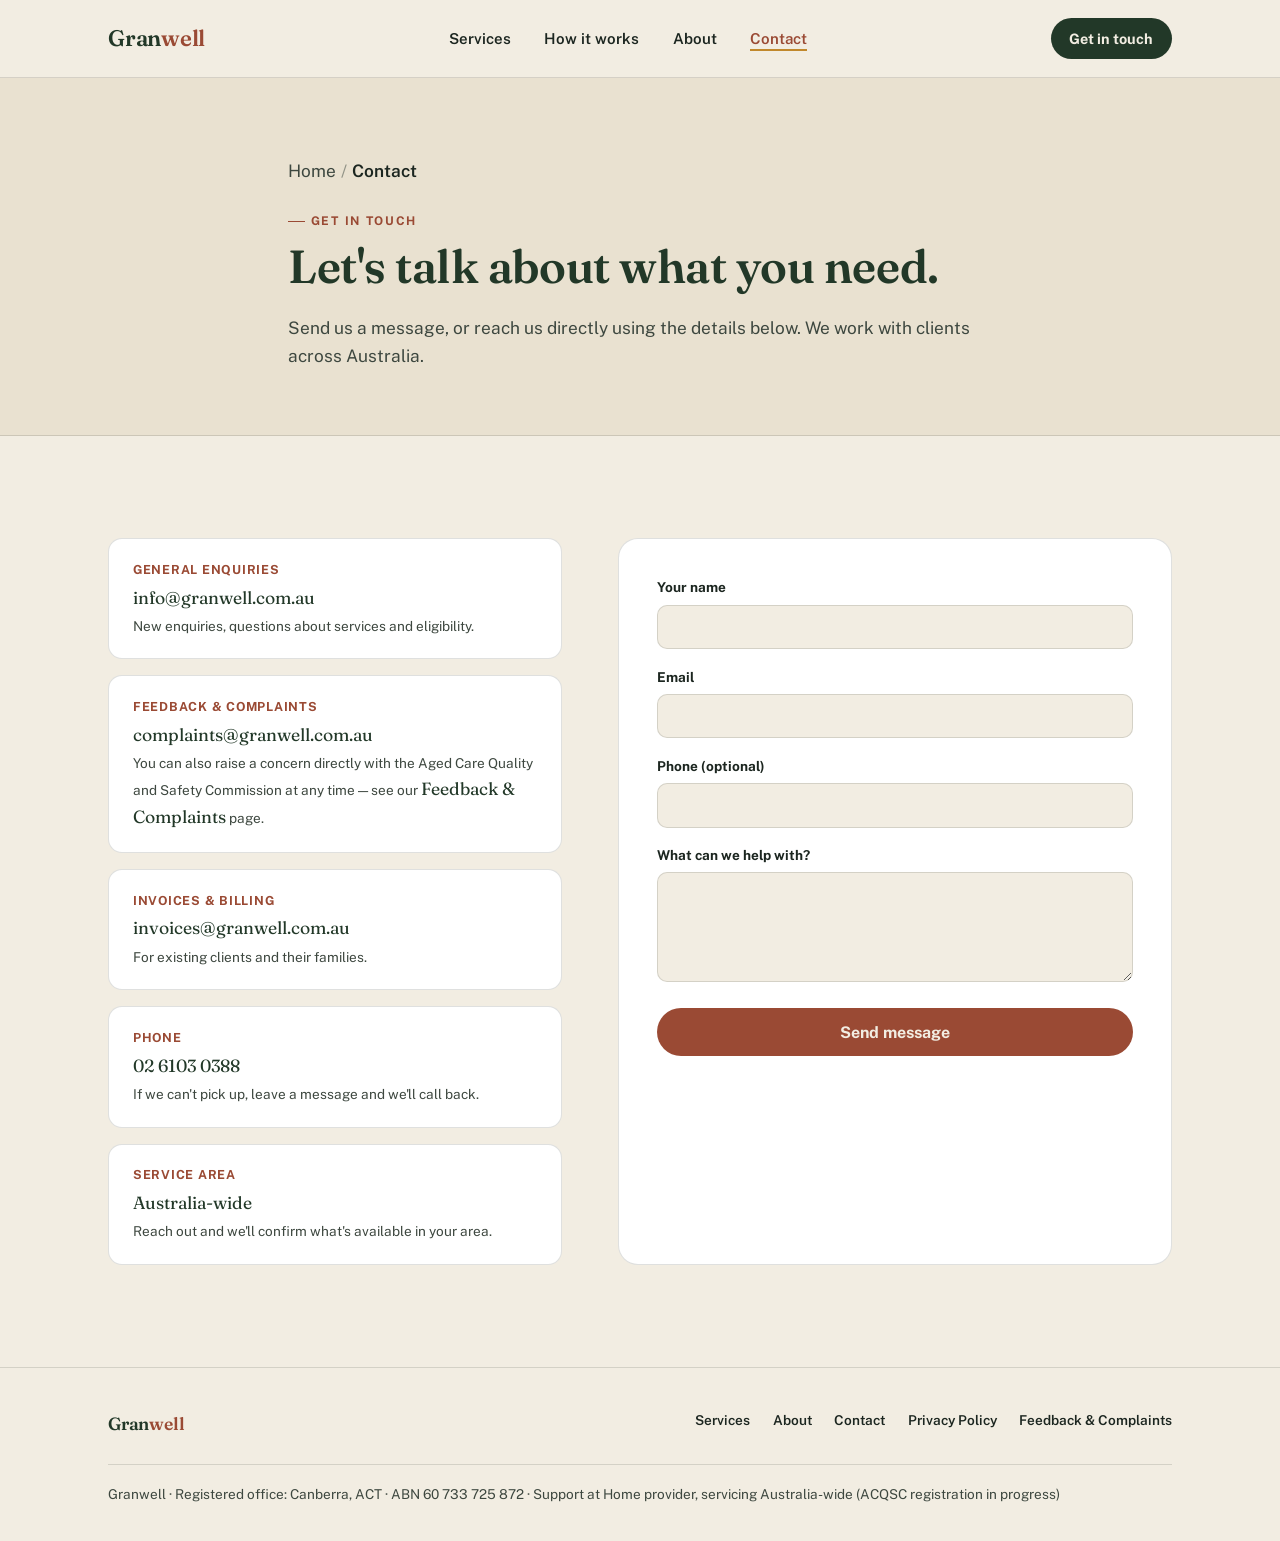
<file: contact.html>
<!doctype html>
<html lang="en-AU">
<head>
<meta charset="UTF-8" />
<meta name="viewport" content="width=device-width, initial-scale=1" />
<title>Contact Granwell | Support at Home, Australia-Wide</title>
<meta name="description" content="Get in touch with Granwell about Support at Home services. Send a message or reach us directly by email — we'll respond with straight answers, no pressure." />
<link rel="canonical" href="https://granwell.com.au/contact.html" />

<meta property="og:type" content="website" />
<meta property="og:site_name" content="Granwell" />
<meta property="og:title" content="Contact Granwell | Support at Home, Australia-Wide" />
<meta property="og:description" content="Send us a message about Support at Home, or reach us directly. No obligation, no jargon." />
<meta property="og:url" content="https://granwell.com.au/contact.html" />
<meta property="og:image" content="https://granwell.com.au/og-image.png" />
<meta property="og:image:width" content="1200" />
<meta property="og:image:height" content="630" />
<meta property="og:locale" content="en_AU" />

<meta name="twitter:card" content="summary_large_image" />
<meta name="twitter:title" content="Contact Granwell | Support at Home, Australia-Wide" />
<meta name="twitter:description" content="Send us a message about Support at Home, or reach us directly. No obligation, no jargon." />
<meta name="twitter:image" content="https://granwell.com.au/og-image.png" />

<link rel="icon" type="image/svg+xml" href="favicon.svg" />
<link rel="apple-touch-icon" href="apple-touch-icon.png" />

<link rel="preconnect" href="https://fonts.googleapis.com">
<link rel="preconnect" href="https://fonts.gstatic.com" crossorigin>
<link href="https://fonts.googleapis.com/css2?family=Fraunces:ital,wght@0,500;0,600;1,500&family=Public+Sans:wght@400;600;700&display=swap" rel="stylesheet">
<link rel="stylesheet" href="styles.css" />

<script type="application/ld+json">
{
  "@context": "https://schema.org",
  "@type": "BreadcrumbList",
  "itemListElement": [
    { "@type": "ListItem", "position": 1, "name": "Home", "item": "https://granwell.com.au/" },
    { "@type": "ListItem", "position": 2, "name": "Contact", "item": "https://granwell.com.au/contact.html" }
  ]
}
</script>
</head>
<body>

<header class="site-header" id="siteHeader">
  <div class="wrap">
    <a href="index.html" class="logo">Gran<span>well</span></a>
    <nav aria-label="Primary">
      <ul class="nav-links">
        <li><a href="services.html">Services</a></li>
        <li><a href="index.html#how-it-works">How it works</a></li>
        <li><a href="about.html">About</a></li>
        <li><a href="contact.html" aria-current="page">Contact</a></li>
      </ul>
    </nav>
    <a href="contact.html" class="nav-cta">Get in touch</a>
    <button class="nav-toggle" id="navToggle" aria-label="Toggle menu" aria-expanded="false">
      <span></span>
    </button>
  </div>
</header>

<main id="top">

  <section class="page-hero">
    <div class="wrap">
      <p class="breadcrumbs">
        <a href="index.html">Home</a><span class="sep">/</span><span aria-current="page">Contact</span>
      </p>
      <span class="eyebrow">Get in touch</span>
      <h1>Let's talk about what you need.</h1>
      <p>Send us a message, or reach us directly using the details below. We work with clients across Australia.</p>
    </div>
  </section>

  <section class="section">
    <div class="wrap">
      <div class="contact-grid">
        <div class="contact-cards reveal">
          <div class="contact-card">
            <span class="label">General enquiries</span>
            <span class="js-email" data-user="info" data-domain="granwell.com.au">info [at] granwell [dot] com [dot] au</span>
            <p class="hint">New enquiries, questions about services and eligibility.</p>
          </div>
          <div class="contact-card">
            <span class="label">Feedback &amp; complaints</span>
            <a href="mailto:complaints@granwell.com.au">complaints@granwell.com.au</a>
            <p class="hint">You can also raise a concern directly with the Aged Care Quality and Safety Commission at any time — see our <a href="feedback-complaints.html">Feedback &amp; Complaints</a> page.</p>
          </div>
          <div class="contact-card">
            <span class="label">Invoices &amp; billing</span>
            <span class="js-email" data-user="invoices" data-domain="granwell.com.au">invoices [at] granwell [dot] com [dot] au</span>
            <p class="hint">For existing clients and their families.</p>
          </div>
          <div class="contact-card">
            <span class="label">Phone</span>
            <a href="tel:+61261030388">02 6103 0388</a>
            <p class="hint">If we can't pick up, leave a message and we'll call back.</p>
          </div>
          <div class="contact-card">
            <span class="label">Service area</span>
            <span style="font-family:var(--font-display);font-size:1.1rem;color:var(--eucalyptus-deep);">Australia-wide</span>
            <p class="hint">Reach out and we'll confirm what's available in your area.</p>
          </div>
        </div>

        <!--
          This form uses FormSubmit (formsubmit.co) — a free, no-signup
          service that emails a submission straight to info@granwell.com.au.
          No backend or JS required. The FIRST submission triggers a one-time
          activation email from FormSubmit to that inbox — click the link in
          it once and the form is live from then on. See README for details.

          Note: this is the general enquiry form only. The separate service
          agreement step (once a client is ready to sign up) will use a
          Snapforms embed instead — that's a different form, added later.
        -->
        <form class="contact-form" action="https://formsubmit.co/info@granwell.com.au" method="POST">
          <input type="hidden" name="_subject" value="New enquiry from the Granwell website" />
          <input type="hidden" name="_template" value="table" />
          <input type="hidden" name="_captcha" value="false" />
          <input type="hidden" name="_next" value="https://granwell.com.au/about.html?thanks=1" />
          <input type="text" name="_honey" style="display:none" tabindex="-1" autocomplete="off" />
          <div class="form-row">
            <label for="name">Your name</label>
            <input type="text" id="name" name="name" required maxlength="100" />
          </div>
          <div class="form-row">
            <label for="email">Email</label>
            <input type="email" id="email" name="email" required maxlength="254" />
          </div>
          <div class="form-row">
            <label for="phone">Phone (optional)</label>
            <input type="tel" id="phone" name="phone" maxlength="20" />
          </div>
          <div class="form-row">
            <label for="message">What can we help with?</label>
            <textarea id="message" name="message" required maxlength="2000"></textarea>
          </div>
          <button type="submit" class="btn-primary">Send message</button>
        </form>
      </div>
    </div>
  </section>

</main>

<footer class="site-footer">
  <div class="wrap">
    <div class="footer-grid">
      <a href="index.html" class="logo" style="font-size:1.1rem;">Gran<span>well</span></a>
      <ul class="footer-links">
        <li><a href="services.html">Services</a></li>
        <li><a href="about.html">About</a></li>
        <li><a href="contact.html">Contact</a></li>
        <li><a href="privacy-policy.html">Privacy Policy</a></li>
        <li><a href="feedback-complaints.html">Feedback &amp; Complaints</a></li>
      </ul>
    </div>
    <div class="footer-fine wrap" style="padding-left:0;padding-right:0;">
      <p>Granwell · Registered office: Canberra, ACT · ABN 60 733 725 872 · Support at Home provider, servicing Australia-wide (ACQSC registration in progress)</p>
    </div>
  </div>
</footer>

<script src="script.js"></script>
</body>
</html>
</file>
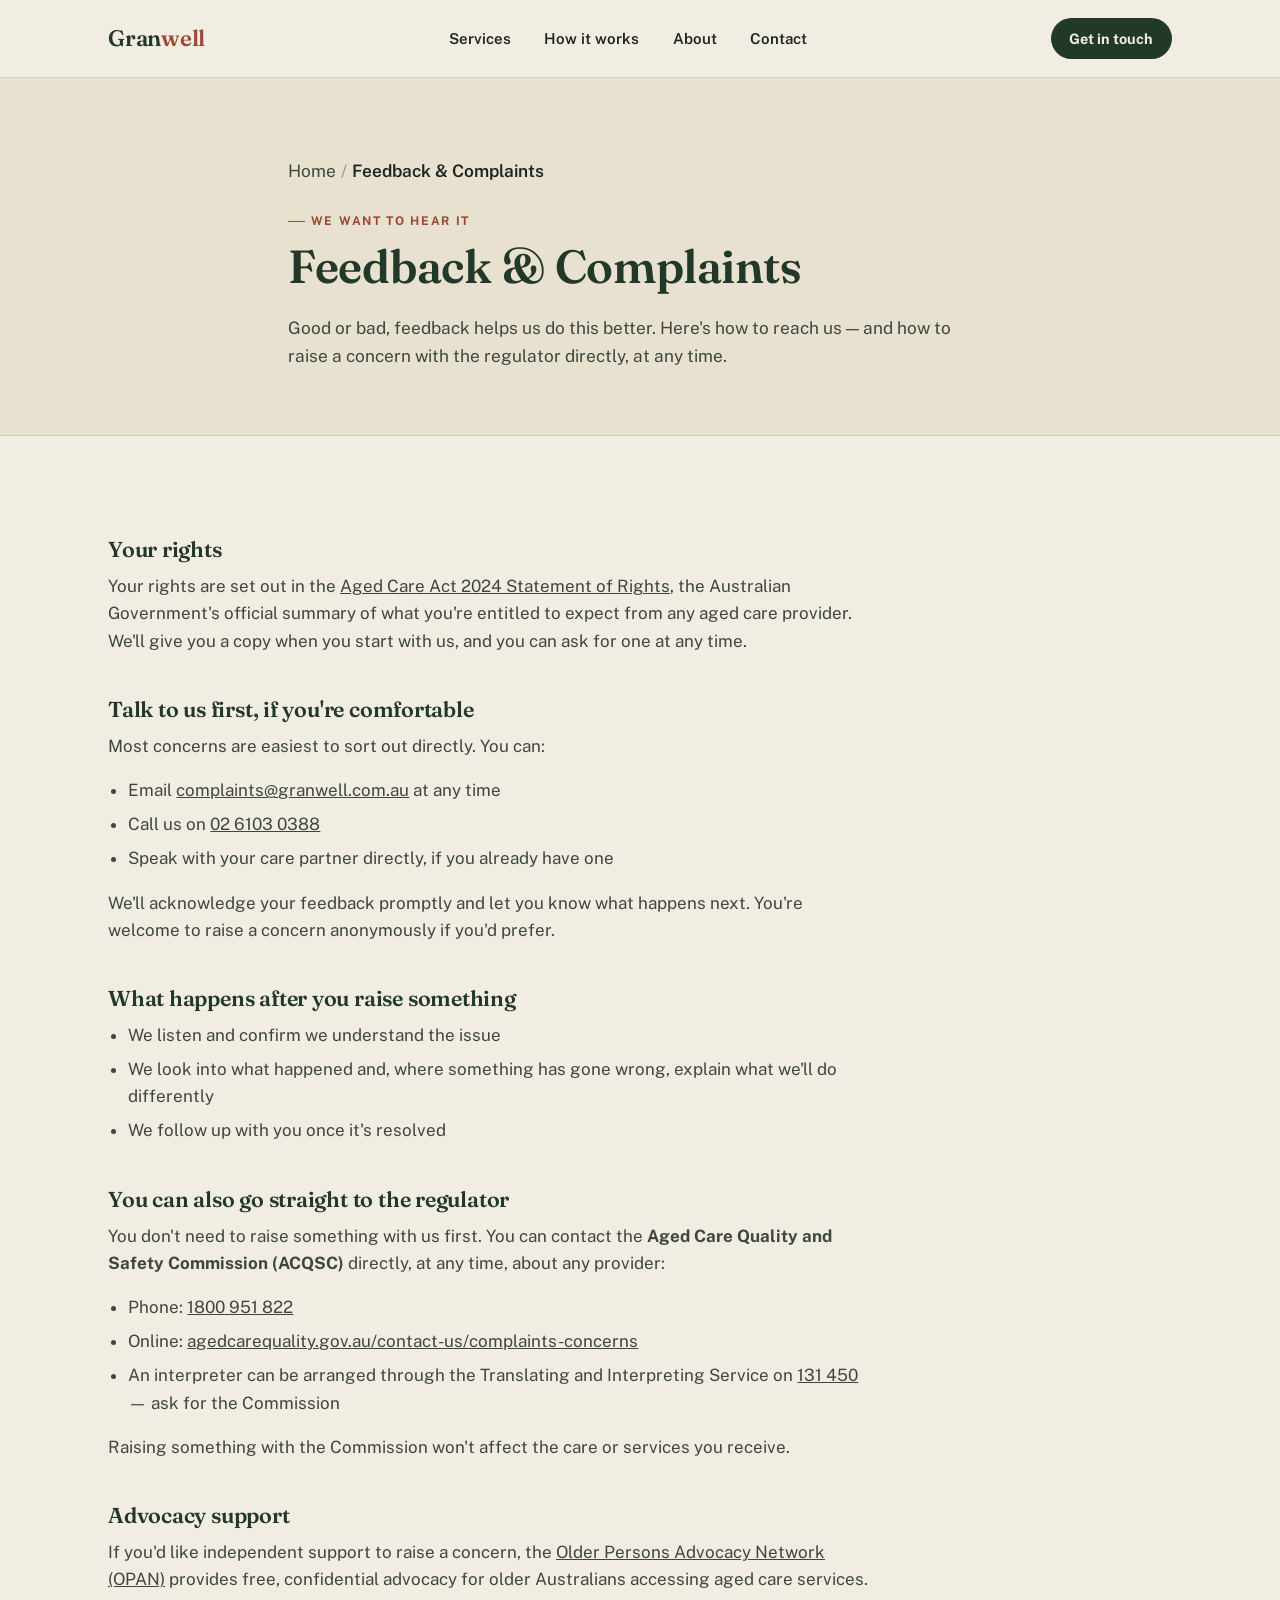
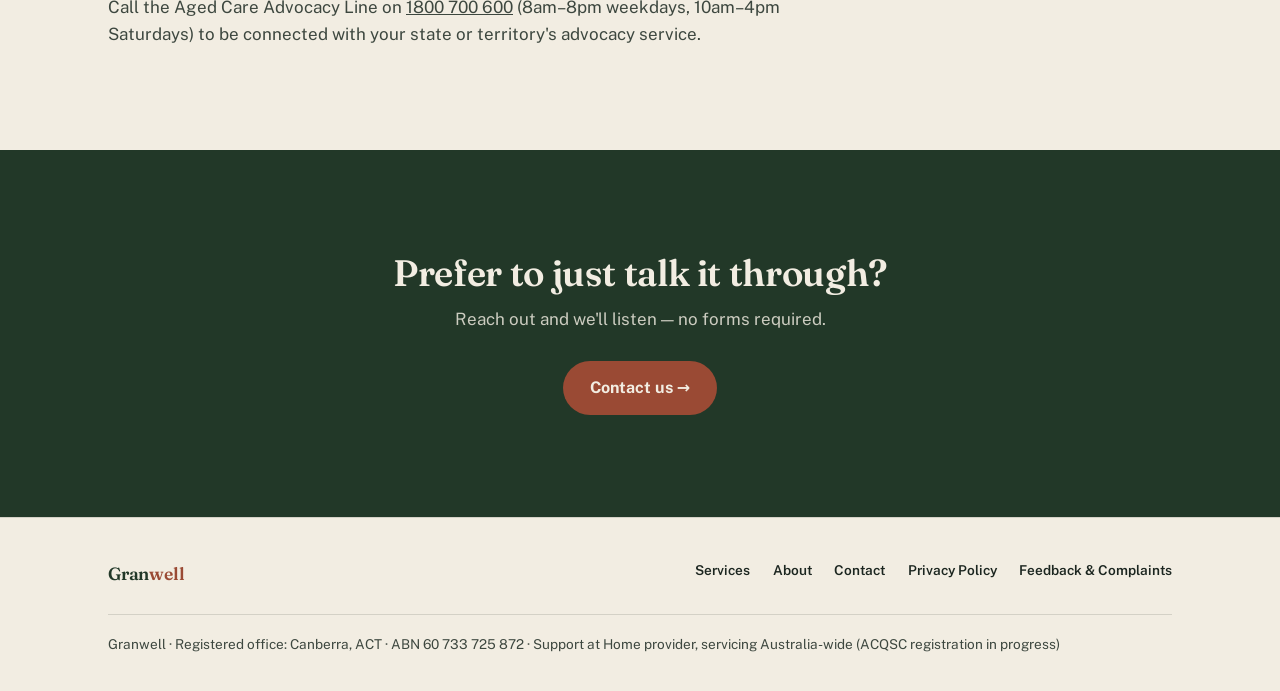
<file: feedback-complaints.html>
<!doctype html>
<html lang="en-AU">
<head>
<meta charset="UTF-8" />
<meta name="viewport" content="width=device-width, initial-scale=1" />
<title>Feedback &amp; Complaints | Granwell</title>
<meta name="description" content="How to give feedback or raise a complaint with Granwell, and how to contact the Aged Care Quality and Safety Commission directly at any time." />
<link rel="canonical" href="https://granwell.com.au/feedback-complaints.html" />

<link rel="icon" type="image/svg+xml" href="favicon.svg" />
<link rel="apple-touch-icon" href="apple-touch-icon.png" />

<link rel="preconnect" href="https://fonts.googleapis.com">
<link rel="preconnect" href="https://fonts.gstatic.com" crossorigin>
<link href="https://fonts.googleapis.com/css2?family=Fraunces:ital,wght@0,500;0,600;1,500&family=Public+Sans:wght@400;600;700&display=swap" rel="stylesheet">
<link rel="stylesheet" href="styles.css" />

<script type="application/ld+json">
{
  "@context": "https://schema.org",
  "@type": "BreadcrumbList",
  "itemListElement": [
    { "@type": "ListItem", "position": 1, "name": "Home", "item": "https://granwell.com.au/" },
    { "@type": "ListItem", "position": 2, "name": "Feedback & Complaints", "item": "https://granwell.com.au/feedback-complaints.html" }
  ]
}
</script>
</head>
<body>

<header class="site-header" id="siteHeader">
  <div class="wrap">
    <a href="index.html" class="logo">Gran<span>well</span></a>
    <nav aria-label="Primary">
      <ul class="nav-links">
        <li><a href="services.html">Services</a></li>
        <li><a href="index.html#how-it-works">How it works</a></li>
        <li><a href="about.html">About</a></li>
        <li><a href="contact.html">Contact</a></li>
      </ul>
    </nav>
    <a href="contact.html" class="nav-cta">Get in touch</a>
    <button class="nav-toggle" id="navToggle" aria-label="Toggle menu" aria-expanded="false">
      <span></span>
    </button>
  </div>
</header>

<main id="top">

  <section class="page-hero">
    <div class="wrap">
      <p class="breadcrumbs">
        <a href="index.html">Home</a><span class="sep">/</span><span aria-current="page">Feedback &amp; Complaints</span>
      </p>
      <span class="eyebrow">We want to hear it</span>
      <h1>Feedback &amp; Complaints</h1>
      <p>Good or bad, feedback helps us do this better. Here's how to reach us — and how to raise a concern with the regulator directly, at any time.</p>
    </div>
  </section>

  <section class="section">
    <div class="wrap">
      <div class="legal-content reveal">

        <h2>Your rights</h2>
        <p>Your rights are set out in the <a href="https://www.health.gov.au/resources/publications/aged-care-act-2024-statement-of-rights-a4-explainer" target="_blank" rel="noopener">Aged Care Act 2024 Statement of Rights</a>, the Australian Government's official summary of what you're entitled to expect from any aged care provider. We'll give you a copy when you start with us, and you can ask for one at any time.</p>

        <h2>Talk to us first, if you're comfortable</h2>
        <p>Most concerns are easiest to sort out directly. You can:</p>
        <ul>
          <li>Email <a href="mailto:complaints@granwell.com.au">complaints@granwell.com.au</a> at any time</li>
          <li>Call us on <a href="tel:+61261030388">02 6103 0388</a></li>
          <li>Speak with your care partner directly, if you already have one</li>
        </ul>
        <p>We'll acknowledge your feedback promptly and let you know what happens next. You're welcome to raise a concern anonymously if you'd prefer.</p>

        <h2>What happens after you raise something</h2>
        <ul>
          <li>We listen and confirm we understand the issue</li>
          <li>We look into what happened and, where something has gone wrong, explain what we'll do differently</li>
          <li>We follow up with you once it's resolved</li>
        </ul>

        <h2>You can also go straight to the regulator</h2>
        <p>You don't need to raise something with us first. You can contact the <strong>Aged Care Quality and Safety Commission (ACQSC)</strong> directly, at any time, about any provider:</p>
        <ul>
          <li>Phone: <a href="tel:1800951822">1800 951 822</a></li>
          <li>Online: <a href="https://www.agedcarequality.gov.au/contact-us/complaints-concerns" target="_blank" rel="noopener">agedcarequality.gov.au/contact-us/complaints-concerns</a></li>
          <li>An interpreter can be arranged through the Translating and Interpreting Service on <a href="tel:131450">131 450</a> — ask for the Commission</li>
        </ul>
        <p>Raising something with the Commission won't affect the care or services you receive.</p>

        <h2>Advocacy support</h2>
        <p>If you'd like independent support to raise a concern, the <a href="https://opan.org.au" target="_blank" rel="noopener">Older Persons Advocacy Network (OPAN)</a> provides free, confidential advocacy for older Australians accessing aged care services. Call the Aged Care Advocacy Line on <a href="tel:1800700600">1800 700 600</a> (8am–8pm weekdays, 10am–4pm Saturdays) to be connected with your state or territory's advocacy service.</p>

      </div>
    </div>
  </section>

  <section class="section cta-banner">
    <div class="wrap">
      <h2>Prefer to just talk it through?</h2>
      <p>Reach out and we'll listen — no forms required.</p>
      <div class="hero-actions">
        <a href="contact.html" class="btn-primary">Contact us →</a>
      </div>
    </div>
  </section>

</main>

<footer class="site-footer">
  <div class="wrap">
    <div class="footer-grid">
      <a href="index.html" class="logo" style="font-size:1.1rem;">Gran<span>well</span></a>
      <ul class="footer-links">
        <li><a href="services.html">Services</a></li>
        <li><a href="about.html">About</a></li>
        <li><a href="contact.html">Contact</a></li>
        <li><a href="privacy-policy.html">Privacy Policy</a></li>
        <li><a href="feedback-complaints.html">Feedback &amp; Complaints</a></li>
      </ul>
    </div>
    <div class="footer-fine wrap" style="padding-left:0;padding-right:0;">
      <p>Granwell · Registered office: Canberra, ACT · ABN 60 733 725 872 · Support at Home provider, servicing Australia-wide (ACQSC registration in progress)</p>
    </div>
  </div>
</footer>

<script src="script.js"></script>
</body>
</html>
</file>
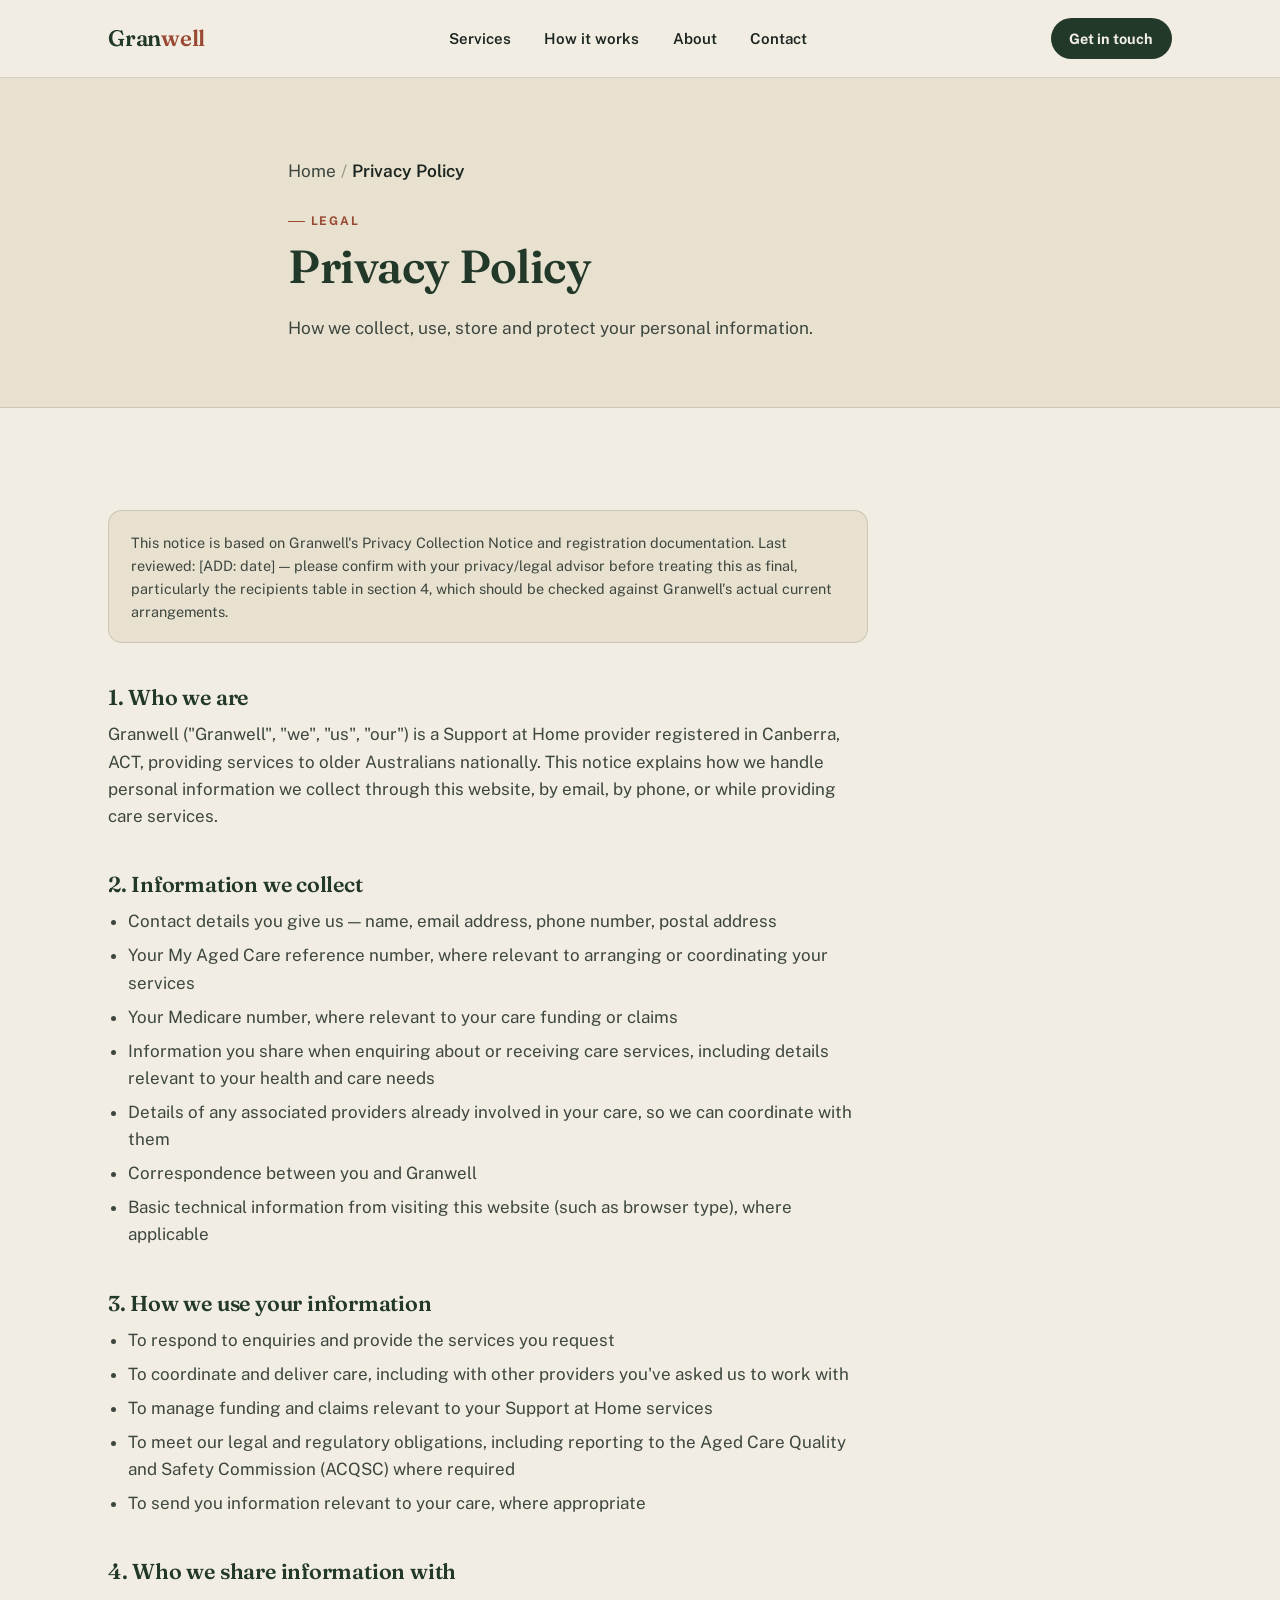
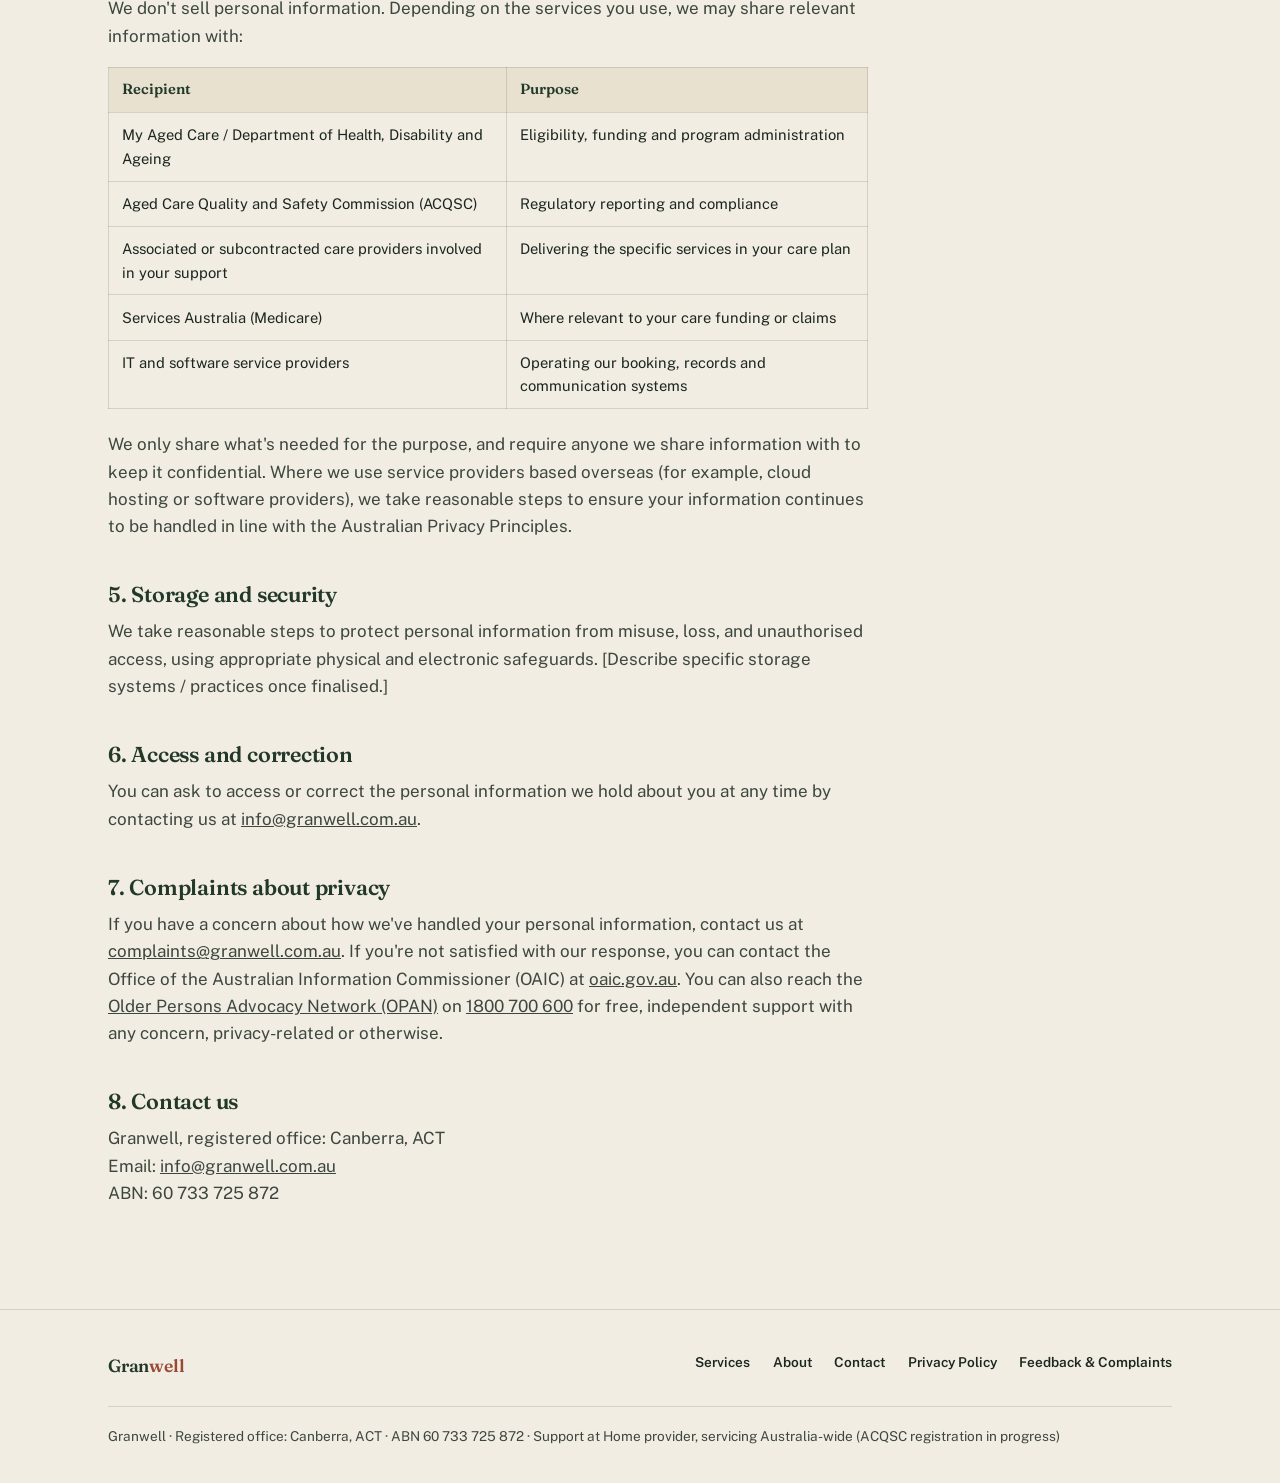
<file: privacy-policy.html>
<!doctype html>
<html lang="en-AU">
<head>
<meta charset="UTF-8" />
<meta name="viewport" content="width=device-width, initial-scale=1" />
<title>Privacy Policy | Granwell</title>
<meta name="description" content="How Granwell collects, uses, stores and protects your personal information, in line with the Australian Privacy Principles." />
<link rel="canonical" href="https://granwell.com.au/privacy-policy.html" />
<meta name="robots" content="noindex, follow" />

<link rel="icon" type="image/svg+xml" href="favicon.svg" />
<link rel="apple-touch-icon" href="apple-touch-icon.png" />

<link rel="preconnect" href="https://fonts.googleapis.com">
<link rel="preconnect" href="https://fonts.gstatic.com" crossorigin>
<link href="https://fonts.googleapis.com/css2?family=Fraunces:ital,wght@0,500;0,600;1,500&family=Public+Sans:wght@400;600;700&display=swap" rel="stylesheet">
<link rel="stylesheet" href="styles.css" />
</head>
<body>

<header class="site-header" id="siteHeader">
  <div class="wrap">
    <a href="index.html" class="logo">Gran<span>well</span></a>
    <nav aria-label="Primary">
      <ul class="nav-links">
        <li><a href="services.html">Services</a></li>
        <li><a href="index.html#how-it-works">How it works</a></li>
        <li><a href="about.html">About</a></li>
        <li><a href="contact.html">Contact</a></li>
      </ul>
    </nav>
    <a href="contact.html" class="nav-cta">Get in touch</a>
    <button class="nav-toggle" id="navToggle" aria-label="Toggle menu" aria-expanded="false">
      <span></span>
    </button>
  </div>
</header>

<main id="top">

  <section class="page-hero">
    <div class="wrap">
      <p class="breadcrumbs">
        <a href="index.html">Home</a><span class="sep">/</span><span aria-current="page">Privacy Policy</span>
      </p>
      <span class="eyebrow">Legal</span>
      <h1>Privacy Policy</h1>
      <p>How we collect, use, store and protect your personal information.</p>
    </div>
  </section>

  <section class="section">
    <div class="wrap">
      <div class="legal-content reveal">

        <div class="draft-notice">
          This notice is based on Granwell's Privacy Collection Notice and registration documentation. Last reviewed: [ADD: date] — please confirm with your privacy/legal advisor before treating this as final, particularly the recipients table in section 4, which should be checked against Granwell's actual current arrangements.
        </div>

        <h2>1. Who we are</h2>
        <p>Granwell ("Granwell", "we", "us", "our") is a Support at Home provider registered in Canberra, ACT, providing services to older Australians nationally. This notice explains how we handle personal information we collect through this website, by email, by phone, or while providing care services.</p>

        <h2>2. Information we collect</h2>
        <ul>
          <li>Contact details you give us — name, email address, phone number, postal address</li>
          <li>Your My Aged Care reference number, where relevant to arranging or coordinating your services</li>
          <li>Your Medicare number, where relevant to your care funding or claims</li>
          <li>Information you share when enquiring about or receiving care services, including details relevant to your health and care needs</li>
          <li>Details of any associated providers already involved in your care, so we can coordinate with them</li>
          <li>Correspondence between you and Granwell</li>
          <li>Basic technical information from visiting this website (such as browser type), where applicable</li>
        </ul>

        <h2>3. How we use your information</h2>
        <ul>
          <li>To respond to enquiries and provide the services you request</li>
          <li>To coordinate and deliver care, including with other providers you've asked us to work with</li>
          <li>To manage funding and claims relevant to your Support at Home services</li>
          <li>To meet our legal and regulatory obligations, including reporting to the Aged Care Quality and Safety Commission (ACQSC) where required</li>
          <li>To send you information relevant to your care, where appropriate</li>
        </ul>

        <h2>4. Who we share information with</h2>
        <p>We don't sell personal information. Depending on the services you use, we may share relevant information with:</p>
        <table>
          <thead>
            <tr><th>Recipient</th><th>Purpose</th></tr>
          </thead>
          <tbody>
            <tr><td>My Aged Care / Department of Health, Disability and Ageing</td><td>Eligibility, funding and program administration</td></tr>
            <tr><td>Aged Care Quality and Safety Commission (ACQSC)</td><td>Regulatory reporting and compliance</td></tr>
            <tr><td>Associated or subcontracted care providers involved in your support</td><td>Delivering the specific services in your care plan</td></tr>
            <tr><td>Services Australia (Medicare)</td><td>Where relevant to your care funding or claims</td></tr>
            <tr><td>IT and software service providers</td><td>Operating our booking, records and communication systems</td></tr>
          </tbody>
        </table>
        <p>We only share what's needed for the purpose, and require anyone we share information with to keep it confidential. Where we use service providers based overseas (for example, cloud hosting or software providers), we take reasonable steps to ensure your information continues to be handled in line with the Australian Privacy Principles.</p>

        <h2>5. Storage and security</h2>
        <p>We take reasonable steps to protect personal information from misuse, loss, and unauthorised access, using appropriate physical and electronic safeguards. [Describe specific storage systems / practices once finalised.]</p>

        <h2>6. Access and correction</h2>
        <p>You can ask to access or correct the personal information we hold about you at any time by contacting us at <span class="js-email" data-user="info" data-domain="granwell.com.au">info [at] granwell [dot] com [dot] au</span>.</p>

        <h2>7. Complaints about privacy</h2>
        <p>If you have a concern about how we've handled your personal information, contact us at <a href="mailto:complaints@granwell.com.au">complaints@granwell.com.au</a>. If you're not satisfied with our response, you can contact the Office of the Australian Information Commissioner (OAIC) at <a href="https://www.oaic.gov.au" target="_blank" rel="noopener">oaic.gov.au</a>. You can also reach the <a href="https://opan.org.au" target="_blank" rel="noopener">Older Persons Advocacy Network (OPAN)</a> on <a href="tel:1800700600">1800 700 600</a> for free, independent support with any concern, privacy-related or otherwise.</p>

        <h2>8. Contact us</h2>
        <p>Granwell, registered office: Canberra, ACT<br />
        Email: <span class="js-email" data-user="info" data-domain="granwell.com.au">info [at] granwell [dot] com [dot] au</span><br />
        ABN: 60 733 725 872</p>

      </div>
    </div>
  </section>

</main>

<footer class="site-footer">
  <div class="wrap">
    <div class="footer-grid">
      <a href="index.html" class="logo" style="font-size:1.1rem;">Gran<span>well</span></a>
      <ul class="footer-links">
        <li><a href="services.html">Services</a></li>
        <li><a href="about.html">About</a></li>
        <li><a href="contact.html">Contact</a></li>
        <li><a href="privacy-policy.html">Privacy Policy</a></li>
        <li><a href="feedback-complaints.html">Feedback &amp; Complaints</a></li>
      </ul>
    </div>
    <div class="footer-fine wrap" style="padding-left:0;padding-right:0;">
      <p>Granwell · Registered office: Canberra, ACT · ABN 60 733 725 872 · Support at Home provider, servicing Australia-wide (ACQSC registration in progress)</p>
    </div>
  </div>
</footer>

<script src="script.js"></script>
</body>
</html>
</file>
<file: styles.css>
/* ==========================================================================
   Granwell — Design tokens
   Signature: the threshold arch — a recurring doorway/fanlight shape that
   ties every section back to the idea of staying confidently at home.
   ========================================================================== */

:root {
  /* Colour */
  --ink: #1c2620;
  --ink-soft: #3d473f;
  --paper: #f2ede2;
  --paper-raised: #e9e1d0;
  --eucalyptus: #33513d;
  --eucalyptus-deep: #223828;
  --ochre: #c1882c;
  --ochre-soft: #e4c78f;
  --clay: #d8cab0;
  --brick: #9a4a34;
  --line: rgba(28, 38, 32, 0.14);

  /* Type */
  --font-display: "Fraunces", "Iowan Old Style", Georgia, serif;
  --font-body: "Public Sans", "Segoe UI", system-ui, sans-serif;

  /* Layout */
  --content-w: 1160px;
  --gutter: clamp(1.25rem, 4vw, 3rem);
  --radius-arch: 999px 999px 0 0;
}

* { box-sizing: border-box; }
html { scroll-behavior: smooth; }
@media (prefers-reduced-motion: reduce) {
  html { scroll-behavior: auto; }
  * { animation-duration: 0.001ms !important; animation-iteration-count: 1 !important; transition-duration: 0.001ms !important; }
}

body {
  margin: 0;
  background: var(--paper);
  color: var(--ink);
  font-family: var(--font-body);
  font-size: 17px;
  line-height: 1.6;
  -webkit-font-smoothing: antialiased;
  word-wrap: break-word;
  overflow-wrap: break-word;
}

img, svg { display: block; max-width: 100%; }

a { color: inherit; }

h1, h2, h3, .display {
  font-family: var(--font-display);
  font-weight: 600;
  line-height: 1.08;
  letter-spacing: -0.01em;
  color: var(--eucalyptus-deep);
  margin: 0;
  word-wrap: break-word;
  overflow-wrap: break-word;
}

p { margin: 0 0 1em; color: var(--ink-soft); }
p:last-child { margin-bottom: 0; }

.eyebrow {
  font-family: var(--font-body);
  font-size: 0.75rem;
  font-weight: 700;
  letter-spacing: 0.14em;
  text-transform: uppercase;
  color: var(--brick);
  display: inline-flex;
  align-items: center;
  gap: 0.5em;
  margin-bottom: 0.9em;
}
.eyebrow::before {
  content: "";
  width: 1.4em;
  height: 1px;
  background: var(--brick);
}

.wrap {
  max-width: var(--content-w);
  margin: 0 auto;
  padding-left: var(--gutter);
  padding-right: var(--gutter);
}

/* Focus visibility */
a:focus-visible, button:focus-visible, input:focus-visible, textarea:focus-visible {
  outline: 2px solid var(--ochre);
  outline-offset: 3px;
}

/* ==========================================================================
   Header
   ========================================================================== */

.site-header {
  position: sticky;
  top: 0;
  z-index: 40;
  background: rgba(242, 237, 226, 0.92);
  backdrop-filter: blur(6px);
  border-bottom: 1px solid var(--line);
}

.site-header .wrap {
  display: flex;
  align-items: center;
  justify-content: space-between;
  padding-top: 1.1rem;
  padding-bottom: 1.1rem;
}

.logo {
  font-family: var(--font-display);
  font-weight: 600;
  font-size: 1.4rem;
  color: var(--eucalyptus-deep);
  text-decoration: none;
  letter-spacing: -0.01em;
}
.logo span { color: var(--brick); }

.nav-links {
  display: flex;
  gap: 2.1rem;
  list-style: none;
  margin: 0;
  padding: 0;
}
.nav-links a {
  text-decoration: none;
  font-size: 0.94rem;
  font-weight: 600;
  color: var(--ink);
  position: relative;
  padding-bottom: 4px;
}
.nav-links a::after {
  content: "";
  position: absolute;
  left: 0; right: 100%;
  bottom: 0;
  height: 2px;
  background: var(--ochre);
  transition: right 0.25s ease;
}
.nav-links a:hover::after { right: 0; }

.nav-cta {
  display: inline-flex;
  align-items: center;
  gap: 0.5em;
  background: var(--eucalyptus-deep);
  color: var(--paper);
  text-decoration: none;
  font-weight: 700;
  font-size: 0.9rem;
  padding: 0.65em 1.3em;
  border-radius: 999px;
  transition: background 0.2s ease, transform 0.2s ease;
}
.nav-cta:hover { background: var(--eucalyptus); transform: translateY(-1px); }

.nav-toggle {
  display: none;
  background: none;
  border: none;
  cursor: pointer;
  padding: 0.4rem;
}
.nav-toggle span, .nav-toggle span::before, .nav-toggle span::after {
  content: "";
  display: block;
  width: 22px;
  height: 2px;
  background: var(--ink);
  position: relative;
  transition: transform 0.2s ease, opacity 0.2s ease;
}
.nav-toggle span::before { position: absolute; top: -7px; }
.nav-toggle span::after { position: absolute; top: 7px; }

@media (max-width: 860px) {
  .nav-links, .nav-cta { display: none; }
  .nav-toggle { display: block; }
  .site-header.open .nav-links {
    display: flex;
    flex-direction: column;
    position: absolute;
    top: 100%; left: 0; right: 0;
    background: var(--paper);
    padding: 1.5rem var(--gutter) 2rem;
    border-bottom: 1px solid var(--line);
    gap: 1.1rem;
  }
  .site-header.open .nav-cta {
    display: inline-flex;
    margin: 0 var(--gutter) 1.5rem;
  }
}

/* ==========================================================================
   Hero
   ========================================================================== */

.hero {
  position: relative;
  overflow: hidden;
  padding-top: clamp(3.5rem, 8vw, 6rem);
  padding-bottom: clamp(3rem, 7vw, 5rem);
}

.hero .wrap {
  display: grid;
  grid-template-columns: 1.05fr 0.95fr;
  gap: clamp(2rem, 5vw, 4rem);
  align-items: center;
}

.hero h1 {
  font-size: clamp(2.3rem, 4.4vw, 3.6rem);
  margin-bottom: 0.55em;
}
.hero h1 em {
  font-style: normal;
  color: var(--brick);
}

.hero-lede {
  font-size: 1.15rem;
  max-width: 46ch;
  margin-bottom: 1.6em;
}

.hero-actions {
  display: flex;
  flex-wrap: wrap;
  gap: 1rem;
  align-items: center;
}

.btn-primary {
  display: inline-flex;
  align-items: center;
  gap: 0.6em;
  background: var(--brick);
  color: var(--paper);
  text-decoration: none;
  font-weight: 700;
  padding: 0.9em 1.7em;
  border-radius: 999px;
  border: none;
  cursor: pointer;
  font-size: 1rem;
  font-family: var(--font-body);
  transition: transform 0.2s ease, background 0.2s ease;
}
.btn-primary:hover { background: #7e3c29; transform: translateY(-1px); }

.btn-ghost {
  text-decoration: none;
  font-weight: 700;
  color: var(--eucalyptus-deep);
  border-bottom: 1px solid var(--eucalyptus-deep);
  padding-bottom: 2px;
}

.hero-art {
  position: relative;
  aspect-ratio: 4 / 5;
  border-radius: var(--radius-arch);
  background: linear-gradient(180deg, var(--eucalyptus) 0%, var(--eucalyptus-deep) 100%);
  overflow: hidden;
  box-shadow: 0 24px 60px -20px rgba(34, 56, 40, 0.45);
}

.hero-art img, .hero-art svg {
  width: 100%;
  height: 100%;
  object-fit: cover;
  object-position: center 35%;
  display: block;
}

.trust-strip {
  border-top: 1px solid var(--line);
  border-bottom: 1px solid var(--line);
  background: var(--paper-raised);
}
.trust-strip .wrap {
  display: flex;
  flex-wrap: wrap;
  gap: 1.5rem 3rem;
  padding-top: 1.3rem;
  padding-bottom: 1.3rem;
}
.trust-item {
  display: flex;
  align-items: baseline;
  gap: 0.6em;
  font-size: 0.92rem;
  color: var(--ink-soft);
}
.trust-item strong {
  font-family: var(--font-display);
  color: var(--eucalyptus-deep);
  font-size: 1.05rem;
}

/* ==========================================================================
   Services — threshold cards
   ========================================================================== */

.section { padding-top: clamp(4rem, 8vw, 6.5rem); padding-bottom: clamp(4rem, 8vw, 6.5rem); }
.section-head {
  max-width: 62ch;
  margin-bottom: clamp(2.2rem, 5vw, 3.2rem);
}
.section-head h2 { font-size: clamp(1.9rem, 3.4vw, 2.6rem); }
.section-head p { font-size: 1.08rem; margin-top: 0.7em; }

.services-grid {
  display: grid;
  grid-template-columns: repeat(3, 1fr);
  gap: clamp(1.5rem, 3vw, 2.2rem);
}

.service-card {
  background: #fff;
  border: 1px solid var(--line);
  border-radius: 22px;
  overflow: hidden;
  text-align: left;
  position: relative;
  transition: transform 0.25s ease, box-shadow 0.25s ease;
  display: flex;
  flex-direction: column;
  height: 100%;
}
.service-card:hover {
  transform: translateY(-4px);
  box-shadow: 0 20px 40px -24px rgba(28, 38, 32, 0.35);
}

.service-image {
  width: 100%;
  height: 230px;
  overflow: hidden;
  background: linear-gradient(135deg, var(--eucalyptus-deep) 0%, var(--eucalyptus) 100%);
  flex-shrink: 0;
}
.service-image img {
  width: 100%;
  height: 100%;
  object-fit: cover;
  object-position: center 30%;
  display: block;
}

.service-card > *:not(.service-image) {
  padding: 0 1.9rem;
}
.service-card h3,
.service-card p,
.service-card ul {
  padding-left: 1.9rem;
  padding-right: 1.9rem;
}
.service-card h3 {
  padding-top: 1.6rem;
}
.service-card ul {
  padding-bottom: 1.9rem;
}

.service-card .cat-tag {
  position: absolute;
  top: 1rem;
  right: 1rem;
  background: rgba(255, 255, 255, 0.94);
  padding: 0.35em 0.8em;
  border-radius: 999px;
  font-size: 0.68rem;
  font-weight: 700;
  letter-spacing: 0.08em;
  text-transform: uppercase;
  color: var(--brick);
  z-index: 10;
  box-shadow: 0 2px 8px rgba(28, 38, 32, 0.15);
}

.service-card h3 {
  font-size: 1.35rem;
  margin-bottom: 0.5em;
}

.service-card ul {
  margin: 1em 0 0;
  padding: 0;
  list-style: none;
  font-size: 0.94rem;
  color: var(--ink-soft);
}
.service-card li {
  padding: 0.35em 0;
  border-top: 1px solid var(--line);
}
.service-card li:first-child { border-top: none; }

@media (max-width: 900px) {
  .services-grid { grid-template-columns: 1fr; }
  .hero .wrap { grid-template-columns: 1fr; }
  .hero-art { order: -1; max-width: 380px; margin: 0 auto; }
}

@media (max-width: 600px) {
  .hero h1 { font-size: clamp(1.8rem, 3vw, 2.3rem); }
  .section-head h2 { font-size: clamp(1.5rem, 2.5vw, 1.9rem); }
  .service-card h3 { font-size: 1.15rem; }
}

/* ==========================================================================
   How it works
   ========================================================================== */

.steps {
  display: grid;
  grid-template-columns: repeat(3, 1fr);
  gap: 2rem;
  counter-reset: step;
}
.step {
  position: relative;
  padding-top: 2.4rem;
  border-top: 2px solid var(--clay);
}
.step::before {
  counter-increment: step;
  content: counter(step);
  position: absolute;
  top: -0.85rem;
  left: 0;
  width: 2.4rem;
  height: 2.4rem;
  border-radius: 50%;
  background: var(--eucalyptus-deep);
  color: var(--paper);
  font-family: var(--font-display);
  font-weight: 600;
  display: flex;
  align-items: center;
  justify-content: center;
  font-size: 1.05rem;
}
.step h3 { font-size: 1.15rem; margin-bottom: 0.4em; }
.step p { font-size: 0.96rem; }

@media (max-width: 900px) {
  .steps { grid-template-columns: 1fr; gap: 2.4rem; }
}

/* ==========================================================================
   About
   ========================================================================== */

.about {
  background: var(--eucalyptus-deep);
  color: var(--paper);
}
.about .wrap {
  display: grid;
  grid-template-columns: 1fr 1fr;
  gap: clamp(2rem, 5vw, 4rem);
  align-items: center;
}
.about h2 { color: var(--paper); }
.about p { color: rgba(242, 237, 226, 0.82); }
.about .eyebrow { color: var(--ochre-soft); }
.about .eyebrow::before { background: var(--ochre-soft); }

.about-note {
  margin-top: 1.6rem;
  padding: 1.2rem 1.4rem;
  border: 1px solid rgba(242, 237, 226, 0.28);
  border-radius: 14px;
  font-size: 0.92rem;
  color: rgba(242, 237, 226, 0.82);
}

.about-art {
  aspect-ratio: 1 / 1;
  border-radius: var(--radius-arch);
  background: var(--eucalyptus);
  overflow: hidden;
}
.about-art img, .about-art svg {
  width: 100%;
  height: 100%;
  object-fit: cover;
  object-position: center 30%;
  display: block;
}

@media (max-width: 900px) {
  .about .wrap { grid-template-columns: 1fr; }
  .about-art { max-width: 340px; margin: 0 auto; order: -1; }
}

/* ==========================================================================
   Contact
   ========================================================================== */

.contact-grid {
  display: grid;
  grid-template-columns: 0.9fr 1.1fr;
  gap: clamp(2rem, 5vw, 3.5rem);
}

.contact-cards {
  display: flex;
  flex-direction: column;
  gap: 1rem;
}
.contact-card {
  background: #fff;
  border: 1px solid var(--line);
  border-radius: 14px;
  padding: 1.3rem 1.5rem;
}
.contact-card .label {
  font-size: 0.78rem;
  font-weight: 700;
  letter-spacing: 0.06em;
  text-transform: uppercase;
  color: var(--brick);
  margin-bottom: 0.3em;
  display: block;
}
.contact-card a {
  font-family: var(--font-display);
  font-size: 1.1rem;
  text-decoration: none;
  color: var(--eucalyptus-deep);
}
.contact-card a:hover { text-decoration: underline; }
.contact-card .hint { font-size: 0.85rem; margin-top: 0.3em; }

form.contact-form {
  background: #fff;
  border: 1px solid var(--line);
  border-radius: 20px;
  padding: clamp(1.6rem, 3vw, 2.4rem);
}
.form-row { margin-bottom: 1.1rem; }
.form-row label {
  display: block;
  font-size: 0.85rem;
  font-weight: 700;
  color: var(--ink);
  margin-bottom: 0.4em;
}
.form-row input, .form-row textarea {
  width: 100%;
  border: 1px solid var(--line);
  border-radius: 10px;
  padding: 0.75em 0.9em;
  font-family: var(--font-body);
  font-size: 0.98rem;
  background: var(--paper);
  color: var(--ink);
  word-wrap: break-word;
  overflow-wrap: break-word;
  box-sizing: border-box;
}
.form-row textarea { resize: vertical; min-height: 110px; }
.form-note {
  font-size: 0.82rem;
  color: var(--ink-soft);
  margin-top: -0.4rem;
  margin-bottom: 1.1rem;
}

.contact-form .btn-primary {
  width: 100%;
  min-height: 44px;
  justify-content: center;
}

@media (max-width: 900px) {
  .contact-grid { grid-template-columns: 1fr; }
  .contact-cards { gap: 1.1rem; }
  .form-row { margin-bottom: 1.2rem; }
}

/* ==========================================================================
   Footer
   ========================================================================== */

.site-footer {
  border-top: 1px solid var(--line);
  padding: 2.6rem 0 2.2rem;
  font-size: 0.85rem;
  color: var(--ink-soft);
}
.footer-grid {
  display: flex;
  flex-wrap: wrap;
  justify-content: space-between;
  gap: 1.5rem;
  margin-bottom: 1.6rem;
}
.footer-links {
  display: flex;
  flex-wrap: wrap;
  gap: 1.4rem;
  list-style: none;
  padding: 0;
  margin: 0;
}
.footer-links a { text-decoration: none; font-weight: 600; color: var(--ink); }
.footer-links a:hover { color: var(--brick); }
.footer-fine { border-top: 1px solid var(--line); padding-top: 1.2rem; }

/* ==========================================================================
   Reveal-on-scroll (subtle, one-directional, respects reduced motion)
   ========================================================================== */

.reveal {
  opacity: 0;
  transform: translateY(16px);
  transition: opacity 0.6s ease, transform 0.6s ease;
}
.reveal.is-visible { opacity: 1; transform: translateY(0); }
@media (prefers-reduced-motion: reduce) {
  .reveal { opacity: 1; transform: none; }
}

/* ==========================================================================
   Interior page hero (Services / About / Contact / Legal)
   ========================================================================== */

.page-hero {
  padding-top: clamp(3rem, 7vw, 5rem);
  padding-bottom: clamp(2.5rem, 6vw, 4rem);
  background: var(--paper-raised);
  border-bottom: 1px solid var(--line);
}
.page-hero .wrap { max-width: 800px; }
.page-hero h1 { font-size: clamp(2rem, 4.2vw, 2.9rem); margin-bottom: 0.5em; }
.page-hero p { font-size: 1.08rem; max-width: 62ch; }

/* Breadcrumbs */
.breadcrumbs {
  font-size: 0.82rem;
  color: var(--ink-soft);
  margin-bottom: 1.1rem;
  display: flex;
  flex-wrap: wrap;
  gap: 0.3em;
}
.breadcrumbs a { color: var(--ink-soft); text-decoration: none; }
.breadcrumbs a:hover { color: var(--brick); text-decoration: underline; }
.breadcrumbs .sep { opacity: 0.5; }
.breadcrumbs [aria-current="page"] { color: var(--ink); font-weight: 600; }

/* Nav active state */
.nav-links a[aria-current="page"] { color: var(--brick); }
.nav-links a[aria-current="page"]::after { right: 0; }

/* ==========================================================================
   FAQ (native details/summary — works with no JS)
   ========================================================================== */

.faq-list {
  display: flex;
  flex-direction: column;
  gap: 0.9rem;
  max-width: 780px;
}
.faq-item {
  background: #fff;
  border: 1px solid var(--line);
  border-radius: 14px;
  padding: 0 1.5rem;
}
.faq-item summary {
  cursor: pointer;
  font-family: var(--font-display);
  font-weight: 600;
  font-size: 1.06rem;
  padding: 1.05rem 0;
  color: var(--eucalyptus-deep);
  list-style: none;
  display: flex;
  justify-content: space-between;
  align-items: center;
  gap: 1rem;
}
.faq-item summary::-webkit-details-marker { display: none; }
.faq-item summary::after {
  content: "+";
  font-size: 1.5rem;
  line-height: 1;
  color: var(--brick);
  flex-shrink: 0;
  transition: transform 0.2s ease;
}
.faq-item[open] summary::after { transform: rotate(45deg); }
.faq-item p { padding-bottom: 1.15rem; margin: 0; font-size: 0.97rem; }

/* ==========================================================================
   Values grid (About)
   ========================================================================== */

.values-grid {
  display: grid;
  grid-template-columns: repeat(2, 1fr);
  gap: 1.5rem;
}
.value-card {
  background: #fff;
  border: 1px solid var(--line);
  border-radius: 16px;
  padding: 1.6rem 1.8rem;
}
.value-card h3 { font-size: 1.08rem; margin-bottom: 0.4em; }
.value-card p { font-size: 0.94rem; }
@media (max-width: 700px) { .values-grid { grid-template-columns: 1fr; } }

/* ==========================================================================
   CTA banner
   ========================================================================== */

.cta-banner {
  background: var(--eucalyptus-deep);
  color: var(--paper);
  text-align: center;
}
.cta-banner .wrap { max-width: 640px; }
.cta-banner h2 { color: var(--paper); font-size: clamp(1.7rem, 3.2vw, 2.3rem); }
.cta-banner p {
  color: rgba(242, 237, 226, 0.82);
  margin: 0.8em auto 1.6em;
}
.cta-banner .hero-actions { justify-content: center; }
.cta-banner .btn-ghost { color: var(--paper); border-color: rgba(242, 237, 226, 0.5); }

/* ==========================================================================
   Legal / prose pages
   ========================================================================== */

.legal-content { max-width: 760px; }
.legal-content h2 { font-size: 1.35rem; margin-top: 2em; margin-bottom: 0.55em; }
.legal-content h2:first-child { margin-top: 0; }
.legal-content ul { padding-left: 1.2em; color: var(--ink-soft); margin: 0 0 1em; }
.legal-content li { margin-bottom: 0.4em; }
.legal-updated { font-size: 0.85rem; color: var(--ink-soft); margin-bottom: 2rem; }
.draft-notice {
  background: var(--paper-raised);
  border: 1px solid var(--line);
  border-radius: 14px;
  padding: 1.2rem 1.4rem;
  font-size: 0.9rem;
  margin-bottom: 2.5rem;
  color: var(--ink-soft);
}

/* ==========================================================================
   Services detail page
   ========================================================================== */

.service-detail {
  border-bottom: 1px solid var(--line);
  padding-bottom: clamp(3rem, 6vw, 4.5rem);
  margin-bottom: clamp(3rem, 6vw, 4.5rem);
}
.service-detail:last-child { border-bottom: none; margin-bottom: 0; padding-bottom: 0; }
.service-detail-grid {
  display: grid;
  grid-template-columns: 1fr 1fr;
  gap: clamp(2rem, 5vw, 3.5rem);
  align-items: center;
}
.service-detail-grid.reverse .service-detail-image { order: 2; }
.service-detail-image {
  aspect-ratio: 4 / 3;
  border-radius: 20px;
  overflow: hidden;
  background: linear-gradient(135deg, var(--eucalyptus-deep) 0%, var(--eucalyptus) 100%);
}
.service-detail-image img { width: 100%; height: 100%; object-fit: cover; display: block; }
.service-detail-text h3 { font-size: 1.6rem; margin-bottom: 0.5em; }
.service-detail-list {
  list-style: none;
  padding: 0;
  margin: 1.2em 0 0;
  display: flex;
  flex-direction: column;
  gap: 0.6em;
}
.service-detail-list li {
  display: flex;
  gap: 0.7em;
  align-items: flex-start;
  font-size: 0.98rem;
  color: var(--ink-soft);
}
.service-detail-list li::before { content: "✓"; color: var(--eucalyptus); font-weight: 700; flex-shrink: 0; }
@media (max-width: 900px) {
  .service-detail-grid, .service-detail-grid.reverse { grid-template-columns: 1fr; }
  .service-detail-grid.reverse .service-detail-image { order: -1; }
}

/* ==========================================================================
   404
   ========================================================================== */

.error-page { text-align: center; padding-top: clamp(5rem, 10vw, 8rem); padding-bottom: clamp(5rem, 10vw, 8rem); }
.error-page .eyebrow { justify-content: center; }
.error-page .eyebrow::before { display: none; }
.error-page h1 { font-size: clamp(3rem, 8vw, 5rem); }
.error-page p { max-width: 50ch; margin: 0.8em auto 1.8em; font-size: 1.1rem; }
.error-page .hero-actions { justify-content: center; }

/* ==========================================================================
   Category not offered (e.g. Category 2)
   ========================================================================== */

.category-unavailable {
  border: 1.5px dashed var(--line);
  border-radius: 20px;
  padding: clamp(1.6rem, 3vw, 2.4rem);
  background: transparent;
}
.category-unavailable .cat-tag-muted {
  display: inline-block;
  background: var(--paper-raised);
  color: var(--ink-soft);
  padding: 0.35em 0.8em;
  border-radius: 999px;
  font-size: 0.68rem;
  font-weight: 700;
  letter-spacing: 0.08em;
  text-transform: uppercase;
  margin-bottom: 0.9em;
}
.category-unavailable h3 { color: var(--ink-soft); font-size: 1.35rem; margin-bottom: 0.5em; }
.category-unavailable p { max-width: 62ch; }

/* Referral note (e.g. hoarding & squalor — different program, not delivered by Granwell) */
.referral-note {
  margin-top: 1.4rem;
  padding: 1rem 1.3rem;
  background: var(--paper-raised);
  border-radius: 12px;
  font-size: 0.92rem;
  color: var(--ink-soft);
}
.referral-note strong { color: var(--ink); }

/* Lightweight de-obfuscated email links */
.js-email {
  font-family: var(--font-display);
  font-size: 1.1rem;
  color: var(--eucalyptus-deep);
  cursor: default;
}
.contact-card .js-email { display: block; }

/* Privacy Collection Notice — recipients table */
.legal-content table {
  width: 100%;
  border-collapse: collapse;
  margin: 1em 0 1.5em;
  font-size: 0.92rem;
}
.legal-content th, .legal-content td {
  text-align: left;
  padding: 0.7em 0.9em;
  border: 1px solid var(--line);
  vertical-align: top;
}
.legal-content th {
  background: var(--paper-raised);
  color: var(--eucalyptus-deep);
  font-family: var(--font-display);
  font-weight: 600;
}
</file>
